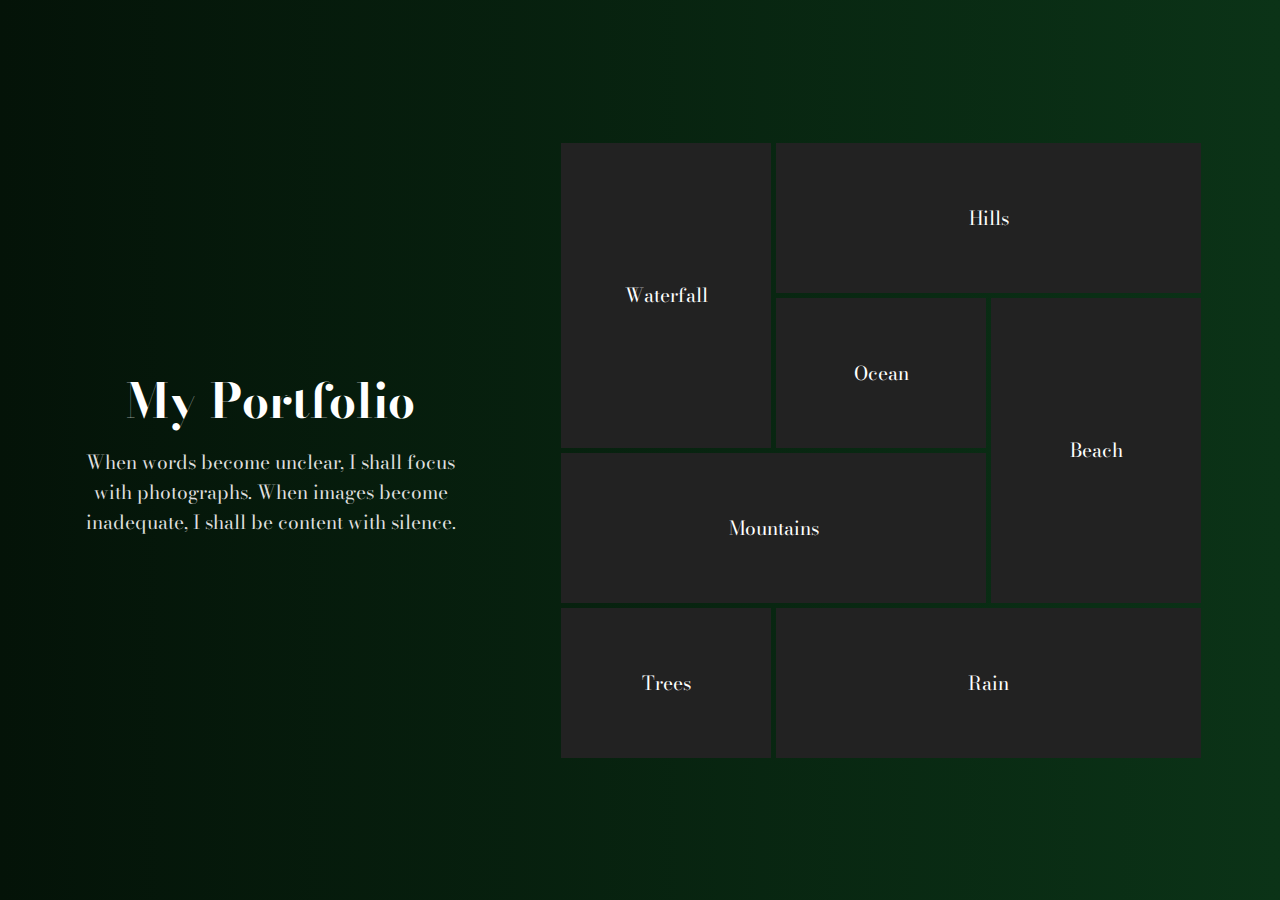
<file: CSS Grid Gallery/index.html>
<!DOCTYPE html>
<html lang="en">
<head>
    <meta charset="UTF-8">
    <meta name="viewport" content="width=device-width, initial-scale=1.0">
    <title>Photo Gallery</title>
    <link rel="stylesheet" href="style.css">
</head>
<body>
    <div class="container">
        <div class="left-text">
            <h2 class="heading">My Portfolio</h2>
            <p class="subheading">When words become unclear, I shall focus with photographs. When images become inadequate, I shall be content with silence.</p>
        </div>
        <div class="gallery">
            <div class="box row-2" style="background-image: url(https://images.unsplash.com/photo-1433086966358-54859d0ed716?ixlib=rb-4.0.3&ixid=M3wxMjA3fDB8MHxwaG90by1wYWdlfHx8fGVufDB8fHx8fA%3D%3D&auto=format&fit=crop&w=1374&q=80);">Waterfall</div>
            <div class="box column-2" style="background-image: url(https://images.unsplash.com/photo-1580917388462-2e09d69dff51?ixlib=rb-4.0.3&ixid=M3wxMjA3fDB8MHxwaG90by1wYWdlfHx8fGVufDB8fHx8fA%3D%3D&auto=format&fit=crop&w=1374&q=80);">Hills</div>
            <div class="box" style="background-image: url(https://plus.unsplash.com/premium_photo-1669750791963-ec6f3a565fb9?ixlib=rb-4.0.3&ixid=M3wxMjA3fDB8MHxwaG90by1wYWdlfHx8fGVufDB8fHx8fA%3D%3D&auto=format&fit=crop&w=1376&q=80);">Ocean</div>
            <div class="box row-2" style="background-image: url(https://images.unsplash.com/photo-1559494007-9f5847c49d94?ixlib=rb-4.0.3&ixid=M3wxMjA3fDB8MHxwaG90by1wYWdlfHx8fGVufDB8fHx8fA%3D%3D&auto=format&fit=crop&w=1374&q=80);">Beach</div>
            <div class="box column-2" style="background-image: url(https://images.unsplash.com/photo-1477346611705-65d1883cee1e?ixlib=rb-4.0.3&ixid=M3wxMjA3fDB8MHxwaG90by1wYWdlfHx8fGVufDB8fHx8fA%3D%3D&auto=format&fit=crop&w=1470&q=80);">Mountains</div>
            <div class="box" style="background-image: url(https://plus.unsplash.com/premium_photo-1675704504434-1ddda6a9d847?ixlib=rb-4.0.3&ixid=M3wxMjA3fDB8MHxwaG90by1wYWdlfHx8fGVufDB8fHx8fA%3D%3D&auto=format&fit=crop&w=1374&q=80);">Trees</div>
            <div class="box column-2" style="background-image: url(https://images.unsplash.com/photo-1620385019253-b051a26048ce?ixlib=rb-4.0.3&ixid=M3wxMjA3fDB8MHxwaG90by1wYWdlfHx8fGVufDB8fHx8fA%3D%3D&auto=format&fit=crop&w=1374&q=80);">Rain</div>
        </div>
    </div>
</body>
</html>
</file>
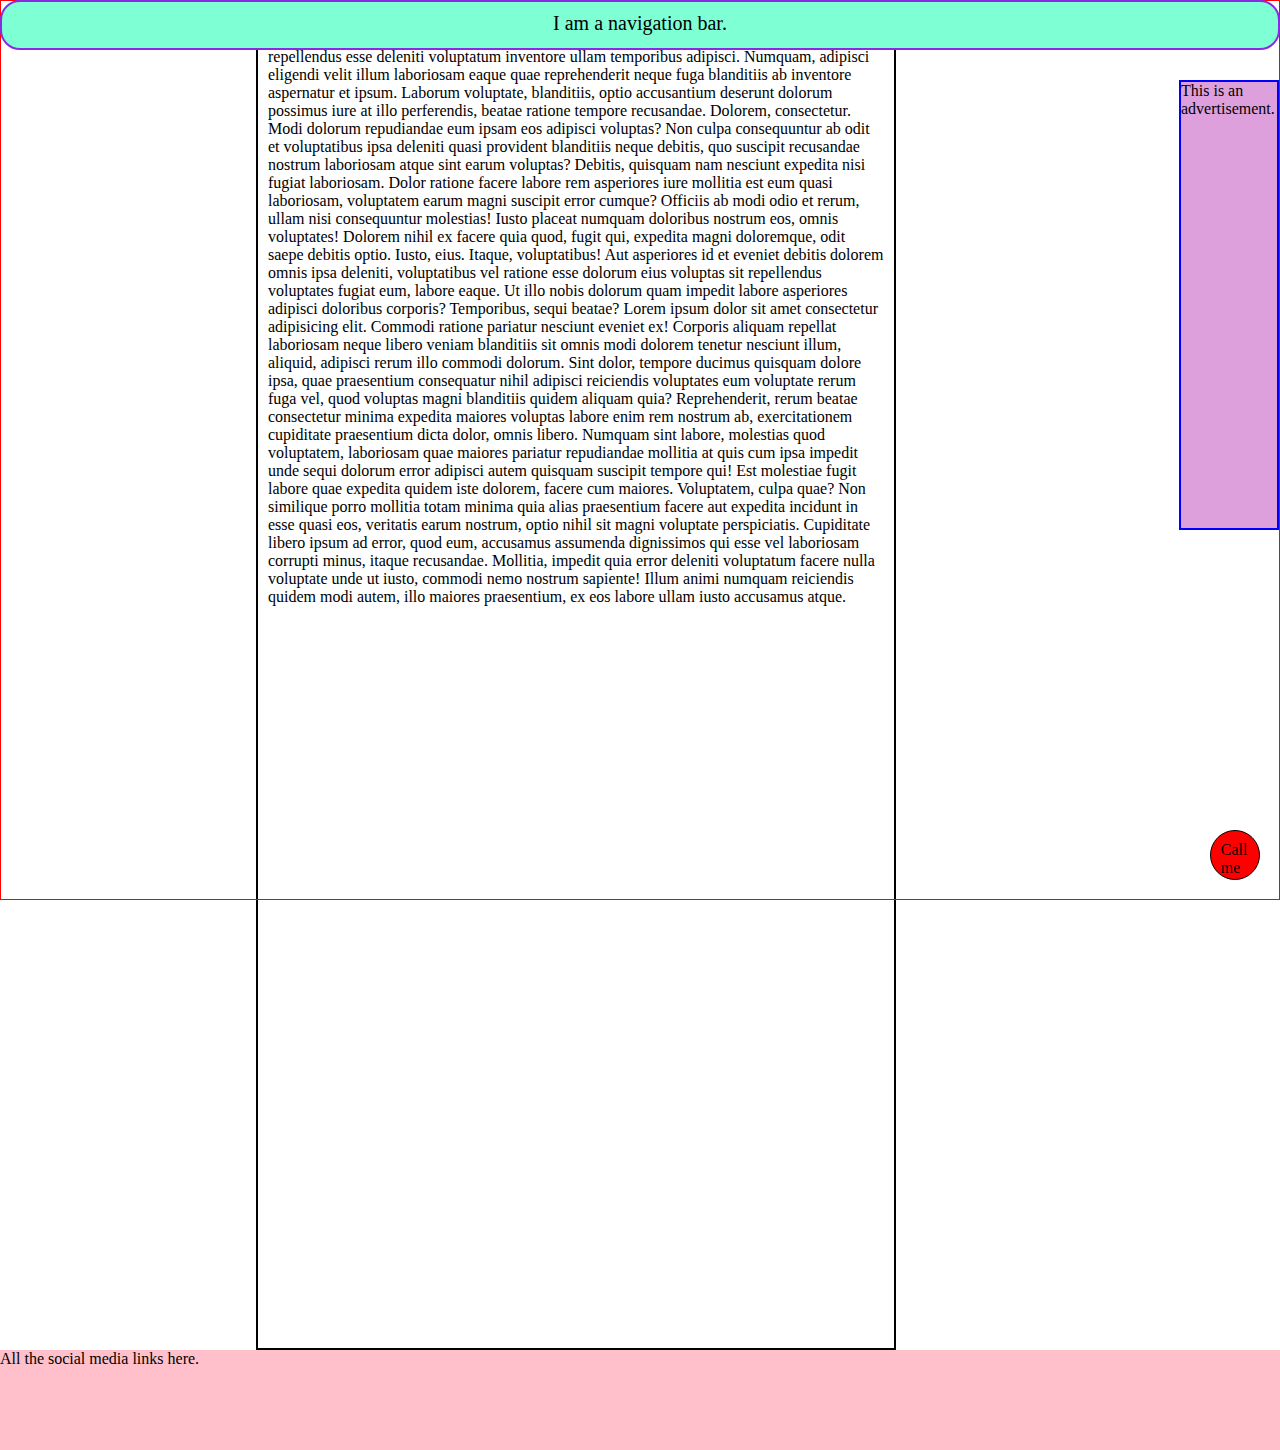
<file: Positioning Mini Project/index.html>
<!DOCTYPE html>
<html lang="en">
<head>
    <meta charset="UTF-8">
    <meta name="viewport" content="width=device-width, initial-scale=1.0">
    <title>Blog Website</title>
    <link rel="stylesheet" href="blog.css">
</head>
<body>
    <nav>I am a navigation bar.</nav>

    <main>Lorem, ipsum dolor sit amet consectetur adipisicing elit. Quod, eum, ab dolor assumenda maiores ipsam qui est aspernatur blanditiis perferendis eveniet unde dolorum optio sit repellendus esse deleniti voluptatum inventore ullam temporibus adipisci. Numquam, adipisci eligendi velit illum laboriosam eaque quae reprehenderit neque fuga blanditiis ab inventore aspernatur et ipsum. Laborum voluptate, blanditiis, optio accusantium deserunt dolorum possimus iure at illo perferendis, beatae ratione tempore recusandae. Dolorem, consectetur. Modi dolorum repudiandae eum ipsam eos adipisci voluptas? Non culpa consequuntur ab odit et voluptatibus ipsa deleniti quasi provident blanditiis neque debitis, quo suscipit recusandae nostrum laboriosam atque sint earum voluptas? Debitis, quisquam nam nesciunt expedita nisi fugiat laboriosam. Dolor ratione facere labore rem asperiores iure mollitia est eum quasi laboriosam, voluptatem earum magni suscipit error cumque? Officiis ab modi odio et rerum, ullam nisi consequuntur molestias! Iusto placeat numquam doloribus nostrum eos, omnis voluptates! Dolorem nihil ex facere quia quod, fugit qui, expedita magni doloremque, odit saepe debitis optio. Iusto, eius. Itaque, voluptatibus! Aut asperiores id et eveniet debitis dolorem omnis ipsa deleniti, voluptatibus vel ratione esse dolorum eius voluptas sit repellendus voluptates fugiat eum, labore eaque. Ut illo nobis dolorum quam impedit labore asperiores adipisci doloribus corporis? Temporibus, sequi beatae? Lorem ipsum dolor sit amet consectetur adipisicing elit. Commodi ratione pariatur nesciunt eveniet ex! Corporis aliquam repellat laboriosam neque libero veniam blanditiis sit omnis modi dolorem tenetur nesciunt illum, aliquid, adipisci rerum illo commodi dolorum. Sint dolor, tempore ducimus quisquam dolore ipsa, quae praesentium consequatur nihil adipisci reiciendis voluptates eum voluptate rerum fuga vel, quod voluptas magni blanditiis quidem aliquam quia? Reprehenderit, rerum beatae consectetur minima expedita maiores voluptas labore enim rem nostrum ab, exercitationem cupiditate praesentium dicta dolor, omnis libero. Numquam sint labore, molestias quod voluptatem, laboriosam quae maiores pariatur repudiandae mollitia at quis cum ipsa impedit unde sequi dolorum error adipisci autem quisquam suscipit tempore qui! Est molestiae fugit labore quae expedita quidem iste dolorem, facere cum maiores. Voluptatem, culpa quae? Non similique porro mollitia totam minima quia alias praesentium facere aut expedita incidunt in esse quasi eos, veritatis earum nostrum, optio nihil sit magni voluptate perspiciatis. Cupiditate libero ipsum ad error, quod eum, accusamus assumenda dignissimos qui esse vel laboriosam corrupti minus, itaque recusandae. Mollitia, impedit quia error deleniti voluptatum facere nulla voluptate unde ut iusto, commodi nemo nostrum sapiente! Illum animi numquam reiciendis quidem modi autem, illo maiores praesentium, ex eos labore ullam iusto accusamus atque.</main>

    <div class="adv">
        <aside>This is an advertisement.</aside>
    </div>

    <div class="contact">Call me</div>

    <footer>All the social media links here.</footer>
</body>
</html>
</file>
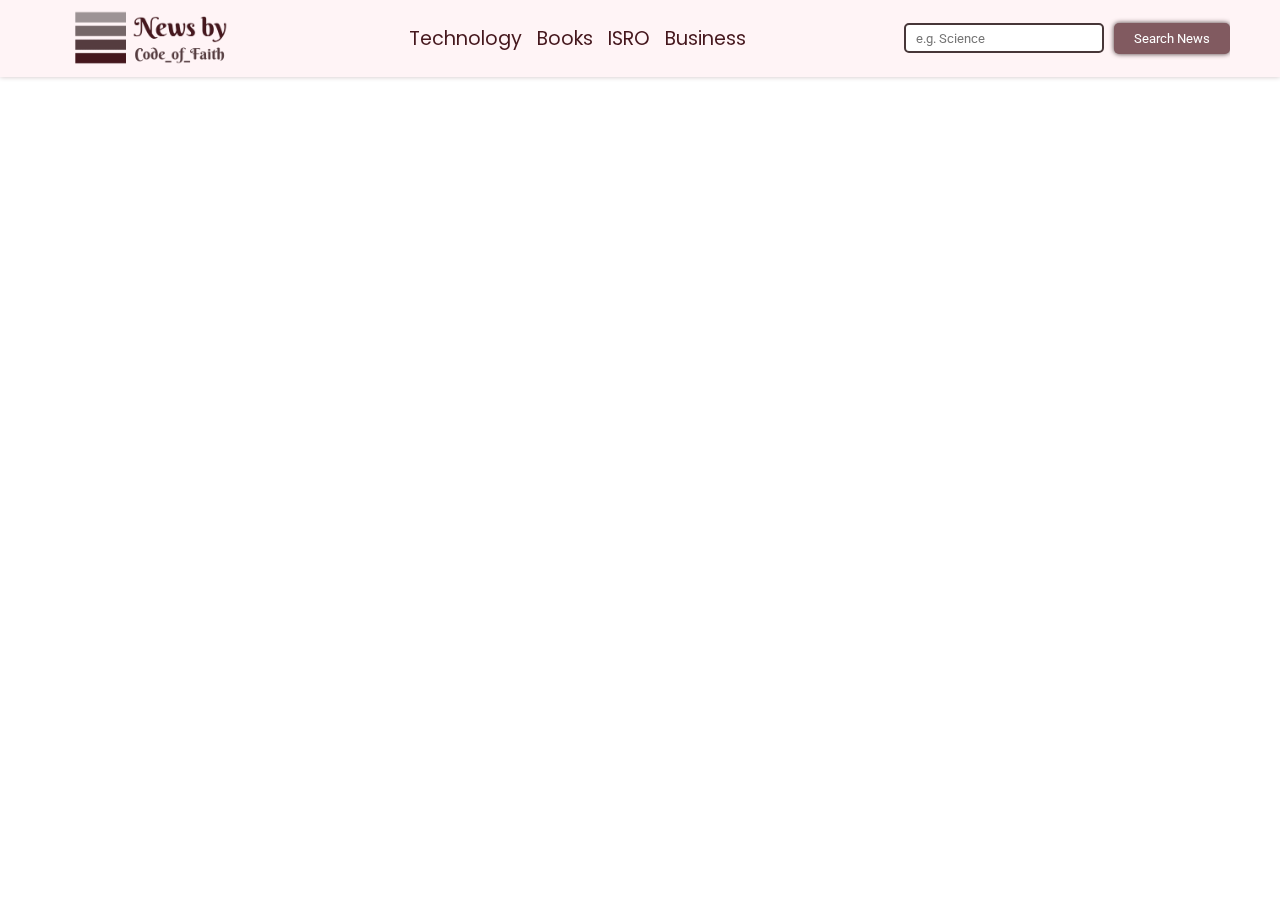
<file: Projects using APIs/News website Project/index.html>
<!DOCTYPE html>
<html lang="en">
<head>
    <meta charset="UTF-8">
    <meta name="viewport" content="width=device-width, initial-scale=1.0">
    <title>News App</title>
    <link rel="stylesheet" href="style.css">
</head>
<body>
    <nav>
        <div class="nav-bar container flex">
            <a href="#" class="app-logo" onclick="reload()">
                <img src="./Assets/Logo.png" alt="App logo">
            </a>
            <div class="nav-links">
                <ul class="flex">
                    <li class="hover-link nav-item" id="tech" onclick="onNavItemClick('tech')">Technology</li>
                    <li class="hover-link nav-item" id="book" onclick="onNavItemClick('book')">Books</li>
                    <li class="hover-link nav-item" id="isro" onclick="onNavItemClick('isro')">ISRO</li>
                    <li class="hover-link nav-item" id="business" onclick="onNavItemClick('business')">Business</li>
                </ul>
            </div>
            <div class="search-bar flex">
                <input type="text" class="news-input" id="search-text" placeholder="e.g. Science">
                <button class="search-button" id="search-button">Search News</button>
            </div>
        </div>
    </nav>
    <main>
        <div class="cards-container container flex" id="cards-container"> 

        </div>
    </main>

    <template class="news-card" id="news-card">
        <div class="card">
            <div class="card-header">
                <img src="https://via.placeholder.com/400x200" alt="news-image" class="card-image" id="news-img">
            </div>
            <div class="card-content">
                <h3 id="news-title" class="news-title">This is title</h3>
                <h6 class="news-source" id="news-source">End Gadget 29/08/2023</h6>
                <p class="news-desc" id="news-desc">Lorem ipsum dolor sit, amet consectetur adipisicing elit. Aliquam dignissimos molestiae dolorem iusto ratione alias sint itaque ea, quod beatae voluptatem cum fuga perspiciatis consectetur modi explicabo cupiditate voluptate. Repudiandae!</p>
            </div>
        </div>
    </template>
    <script src="script.js"></script>
</body>
</html>
</file>
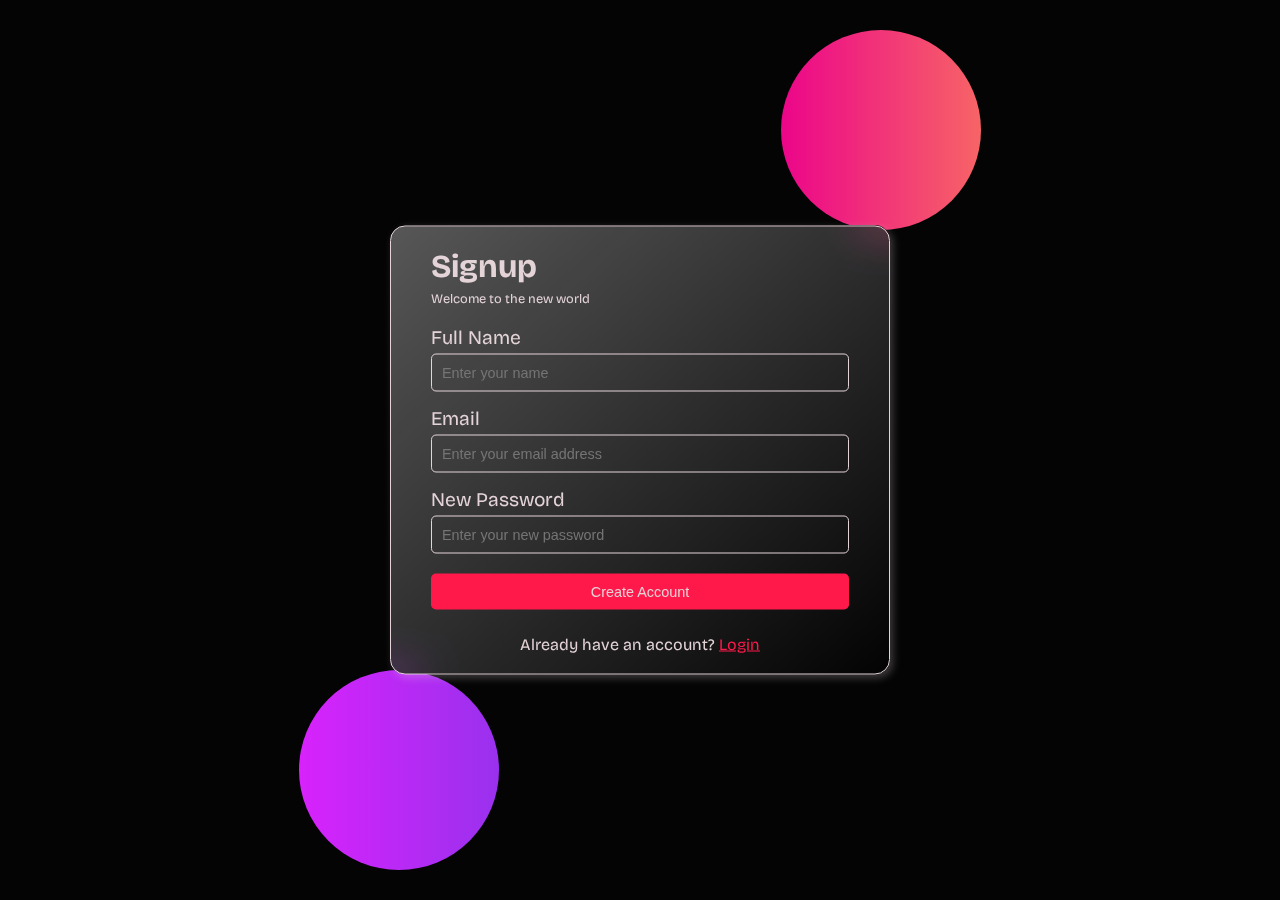
<file: Sign-Up Page/Dark Glassomorphic Page/index.html>
<!DOCTYPE html>
<html lang="en">
<head>
    <meta charset="UTF-8">
    <meta name="viewport" content="width=device-width, initial-scale=1.0">
    <title>Signup - Page</title>
    <link rel="stylesheet" href="style.css">
</head>
<body>
    <div class="outer-box">
        <div class="inner-box">
            <header class="signup-head">
                <h1>Signup</h1>
                <p>Welcome to the new world</p>
            </header>
            <main class="signup-body">
                <form action="#">
                    <p>
                        <label for="fullname">Full Name</label>
                        <input type="text" id="fullname" placeholder="Enter your name" required>
                    </p>
                    <p>
                        <label for="email">Email</label>
                        <input type="email" id="email" placeholder="Enter your email address" required>
                    </p>
                    <p>
                        <label for="password">New Password</label>
                        <input type="password" id="password" placeholder="Enter your new password" required>
                    </p>
                    <p>
                        <input type="submit" id="submit" value = "Create Account">
                    </p>
                </form>
            </main>
            <footer class="signup-foot">
                <p>Already have an account? <a href="#">Login</a></p>
            </footer>
        </div>
        <div class="circle c1"></div>
        <div class="circle c2"></div>
    </div>
</body>
</html>
</file>
<file: CSS Grid Gallery/style.css>
@import url('https://fonts.googleapis.com/css2?family=Bodoni+Moda:opsz,wght@6..96,400;6..96,900&display=swap');


*{
    margin: 0;
    padding: 0;
    box-sizing: border-box;
}

body {
    font-family: 'Bodoni Moda', serif;
    font-size: 1.2rem;
}

.container{
    min-height: 100vh;
    display: flex;
    justify-content: space-evenly;
    align-items: center;
    gap: 20px;
    background: linear-gradient(to right, #041308, #0b3317);
}
.left-text{
    flex-basis: 30%;
    text-align: center;
}


.heading{
    font-size: 3rem;
    color: white;
    /* text-align: center; */
}
.subheading{
    color: #ddd;
    margin-top: 10px;
    /* text-align: center; */
}

.gallery{
    flex-basis: 50%;
    display: grid;
    gap: 5px;
    grid-template-columns: repeat(3, 1fr);
    grid-auto-rows: 150px;
}
.box{
    background-size: cover; 
    background-position: top;
    color: white;
    display: flex;
    justify-content: center;
    align-items: center;
    background-color: #222;
    background-blend-mode: hard-light;
    transition: all 1s ease-in-out;
    cursor: pointer;
}

.row-2{
    grid-row: span 2;
}

.column-2{
    grid-column: span 2;
}

.box:hover{
    background-color: #999;
    background-position: center;
    box-shadow: 0 0 5px white;
}

@media screen and (max-width: 1024px) {
    .container {
        flex-direction: column;
        padding-block: 25px;
    }
    .gallery {
        width: 100%;
        padding-inline: 15px;
        grid-auto-rows: 250px;
    }
    .box {
        /* margin-block: 5px; */
        grid-row: span 1;
        grid-column: span 3;
    }
}
</file>
<file: Positioning Mini Project/blog.css>
/* * class properties are used for all clasees unless overwritten */
*{
    box-sizing: border-box;
    margin: 0px;
    padding: 0px;
}
nav{
    width: 100%;
    height: 50px;
    background-color: aquamarine;
    border: 2px solid blueviolet;
    border-radius: 20px;
    padding: 10px;
    font-size: 20px;
    text-align: center;
    position: fixed;
    top: 0;
    z-index: 1;
}
main{
    width: 50%;
    height: 150vh;
    border: 2px solid black;
    padding: 10px;
    position: relative;
    left: 20%;
    right: 30%;
}
.adv{
    width: 100%;
    height: 100vh;
    border: 1px solid red;
    position: absolute;
    top: 0;
}
aside{
    width: 100px;
    height: 50vh;
    border: 2px solid blue;
    background-color: plum;
    position: sticky;
    top: 80px;
    float: right;
}
.contact{
    width: 50px;
    height: 50px;
    border: 1px solid black;
    border-radius: 25px;
    background-color: red;
    padding: 10px;
    position: fixed;
    bottom: 20px;
    right: 20px;
}
footer{
    width: 100%;
    height: 100px;
    background-color: pink;
}
</file>
<file: Projects using APIs/News website Project/style.css>
@import url('https://fonts.googleapis.com/css2?family=Poppins:wght@400;700&family=Roboto:wght@400;500&display=swap');

*{
    padding: 0;
    margin: 0;
    box-sizing: border-box;
}

:root{
    --primary-text-color: #45171d;
    --secondary-text-color: #994e5b;
    --accent-dark-color: #473638;
    --accent-color: #815a60;
}

body{
    font-family: 'Poppins', sans-serif;
    color: var(--primary-text-color);
}

p{
    font-family: 'Roboto', sans-serif;
    color: var(--secondary-text-color);
    line-height: 1.4rem;
}

a{
    text-decoration: none;
}

ul{
    list-style: none;
}

.flex{
    display: flex;
    align-items: center;
}

.container{
    max-width: 1180px;
    margin-inline: auto;
    overflow: hidden;
}

nav {
    background-color: #fff4f6;
    box-shadow: 0 0 5px #cec3c5;
    position: fixed;
    z-index: 100;
    top: 0;
    left: 0;
    right: 0;
}

.nav-bar {
    justify-content: space-between;
    padding-block: 5px;
}

.app-logo img{
    width: 200px;
    margin-top: 5px;
}

.nav-links ul {
    gap: 15px;
}


.hover-link {
    cursor: pointer;
}

.hover-link:hover {
    color: var(--secondary-text-color);
}

.hover-link:active {
    color: red;
}

.nav-item {
    font-size: 1.2rem;
}

.nav-item.active {
    color: var(--accent-color);
    font-size: 1.4rem;
}

.spacer{
    height: 1000px;
}

.search-bar {
    height: 30px;
    gap: 10px;
}

.news-input {
    font-family: 'Roboto', sans-serif;
    width: 200px;
    height: 100%;
    padding-inline: 10px;
    border-radius: 5px;
    border: 2px solid var(--accent-dark-color);
}

.search-button {
    font-family: 'Roboto', sans-serif;
    background-color: var(--accent-color);
    color: white;
    border: none;
    border-radius: 5px;
    cursor: pointer;
    padding: 8px 20px;
    box-shadow: 0 0 5px var(--accent-dark-color);
}

.search-button:hover {
    background-color: var(--accent-dark-color);
}

main{
    padding-block: 20px;
    margin-top: 80px;
}

.cards-container {
    /* justify-content: flex-start; */
    justify-content: space-between;
    flex-wrap: wrap;
    row-gap: 30px;
    align-items: start;
    /* column-gap: 30px; */
    padding: 20px;
}

.card {
    background-color: #fff7f9;
    width: 360px;
    height: 450px;
    box-shadow: 0 0 5px #c0b5b7;
    border: 1px solid #f8ebef;
    border-radius: 5px;
    cursor: pointer;
    overflow: hidden;
    transition: all 0.3s ease;
}

.card:hover {
    background-color: #fff1f5;
    box-shadow: 0 0 15px #572c35;
    transform: translateY(-2px);
}

.card-header img {
    width: 100%;
    height: 180px;
    object-fit: cover;
}

.card-content {
    padding: 15px;

    .news-title {
        display: -webkit-box;
             overflow: hidden;
             text-overflow: ellipsis;
             -webkit-line-clamp: 2;
             -webkit-box-orient: vertical;
             /* height: 45px; */
    }

    .news-desc {
        display: -webkit-box;
             overflow: hidden;
             text-overflow: ellipsis;
             -webkit-line-clamp: 5;
             -webkit-box-orient: vertical;
             /* height: 45px; */
    }


}

.news-source, .news-desc {
    margin-block: 10px;
}
</file>
<file: Sign-Up Page/Dark Glassomorphic Page/style.css>
@import url('https://fonts.googleapis.com/css2?family=Bricolage+Grotesque:opsz@10..48&display=swap');

*{
    margin: 0;
    padding: 0;
    box-sizing: border-box;
}
body{
    font-family: 'Bricolage Grotesque', sans-serif;
}

.outer-box{
    width: 100vw;
    height: 100vh;
    background-color: #040405;
}

.inner-box{
    width: 500px;
    border: 0.1px solid #e4d4d7;
    margin: 0 auto;
    position: relative;
    top: 50%;
    transform: translateY(-50%);
    padding: 20px 40px;
    border-radius: 15px;
    /* background-color: #ffffff11; */
    background: linear-gradient(to bottom right, #ffffff55, #ffffff00);
    backdrop-filter: blur(20px);
    box-shadow: 3px 3px 8px #e4d4d744;
    z-index: 2;
}       

.signup-head h1{
    color: #e4d4d7;
}
.signup-head p{
    font-size: 0.8rem;
    color: #e4d4d7;
    margin-top: 5px;
}

.signup-body{
    margin: 20px 0;
}
.signup-body p{
    margin: 10px 0;
}
.signup-body p label{
    display: block;
    font-size: 1.2rem;
    color: #e4d4d7;
}
.signup-body p input{
    font-size: 0.9rem;
    width: 100%;
    padding: 10px;
    margin: 5px 0;
    border: 1px solid #e4d4d7;
    border-radius: 5px;
    background-color: transparent;
}
.signup-body p input[type="submit"]{
    background-color: #ff194a;
    border: none;
    color: #e4d4d7;
    cursor: pointer;
}
.signup-body p input[type="submit"]:hover{
    background-color: #292929;
}
.signup-foot p{
    color: #e4d4d7;
    text-align: center;
}
.signup-foot p a{
    color: #ff194a;
}

.circle{
    width: 200px;
    height: 200px;
    border-radius: 100px;
    position: absolute;
}
.c1{
    top: 30px;
    left: 61%;
    background: linear-gradient(to right, #ec058a, #f76466);
}
.c2{
    bottom: 30px;
    right: 61%;
    background: linear-gradient(to right, #d822fc, #9a31ee);
}
</file>
